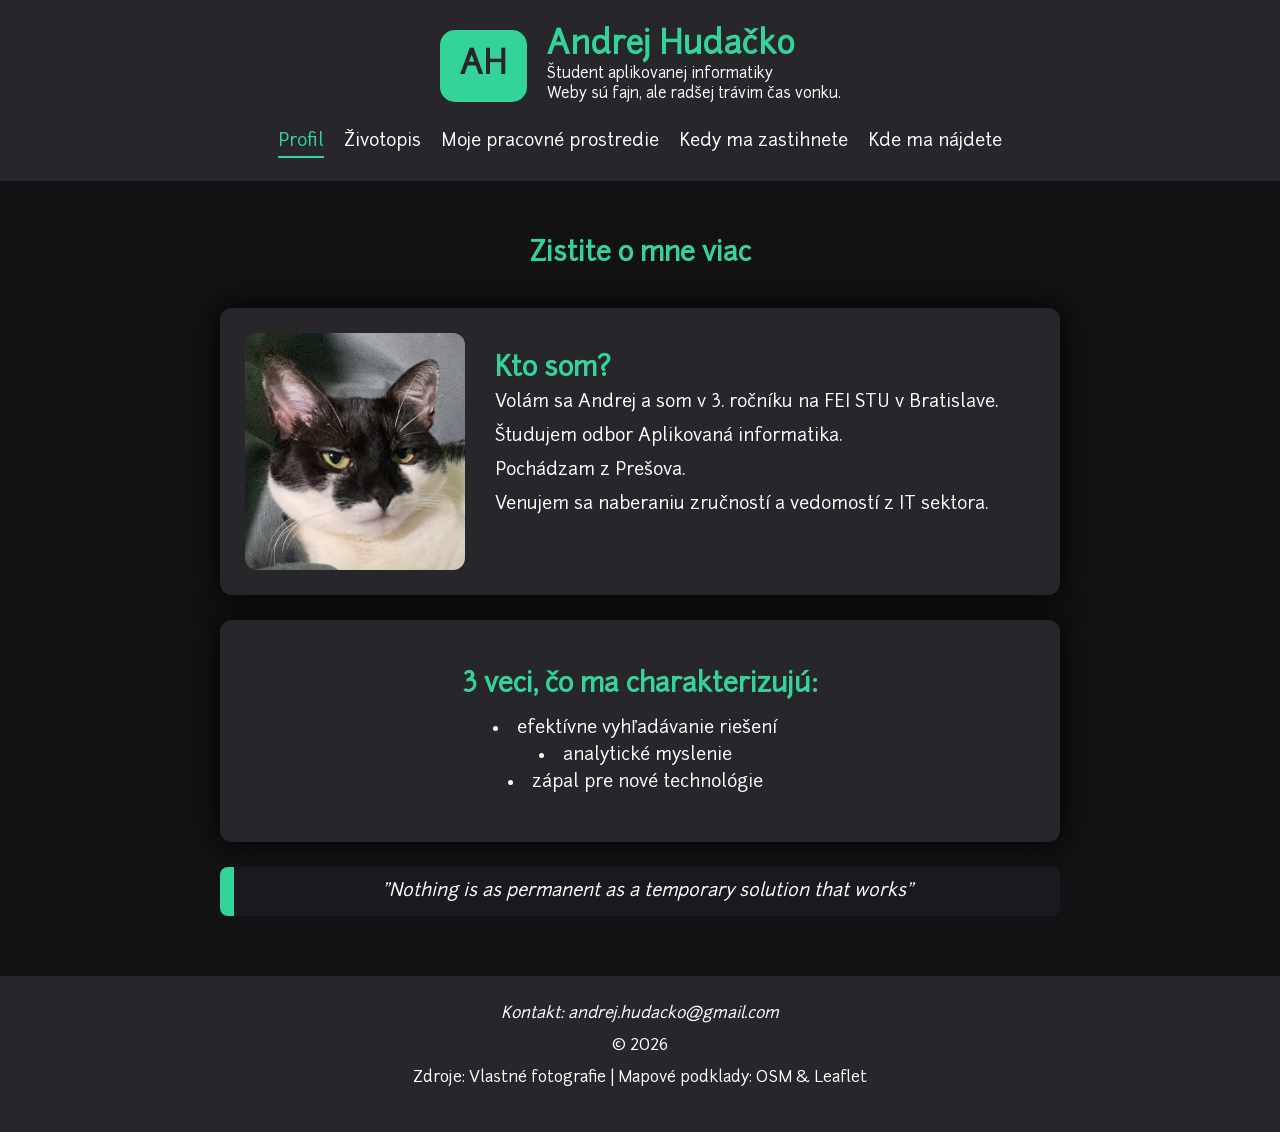
<file: index.html>
<!DOCTYPE html>
<html lang="sk">
<head>
    <meta charset="UTF-8">
    <meta name="viewport" content="width=device-width, initial-scale=1.0">
    <title>Profil | Andrej Hudačko</title>
    <meta name="description" content="Osobný profil študenta na FEI STU.">

    <meta property="og:title" content="Profil | Andrej Hudačko">
    <meta property="og:description" content="Osobný profil študenta na FEI STU.">
    <meta property="og:image" content="img/profile_img.jpg">


    <link rel="stylesheet" href="css/styles.css"> 
    <link rel="icon" type="image/png" href="favicon_p.png">

</head>
<body>
    <header>
        <div class="brand">
            <span class="brand-monogram">AH</span>
            <div class="brand-text">
                <h1>Andrej Hudačko</h1>
                <p class="quote">Študent aplikovanej informatiky</p>
                <p class="quote">Weby sú fajn, ale radšej trávim čas vonku.</p>

            </div>
        </div>
        <nav>

            <input type="checkbox" id="menu-toggle" class="menu-checkbox">
            <label for="menu-toggle" class="menu-icon">&#9776;</label>

            <ul>
                <li><a href="index.html" class="active">Profil</a></li>
                <li><a href="pages/cv.html">Životopis</a></li>
                <li><a href="pages/workspace.html">Moje pracovné prostredie</a></li>
                <li><a href="pages/schedule.html">Kedy ma zastihnete</a></li>
                <li><a href="pages/map.html">Kde ma nájdete</a></li>
            </ul>

        </nav>
    </header>

    <main class="profile">
        <h1>Zistite o mne viac</h1>

        <section id="profile" class="profile-box">
            <img
                src="img/profile_img.jpg" 
                alt="Profilová fotografia" 
                width="220"
                height="220"
                loading="lazy"
                class="profile-img"
            >
            <h2>Kto som?</h2>
            <p>Volám sa Andrej a som v 3. ročníku na FEI STU v Bratislave.</p>
            <p>Študujem odbor Aplikovaná informatika.</p>
            <p>Pochádzam z Prešova.</p>
            <p>Venujem sa naberaniu zručností a vedomostí z IT sektora.</p>
        
        </section>
        
        <section id="Characteristics" class="profile-box">
            <h3>3 veci, čo ma charakterizujú:</h3>
            <ul>
                <li>efektívne vyhľadávanie riešení</li>
                <li>analytické myslenie</li>
                <li>zápal pre nové technológie</li>
            </ul>
        </section>

        <aside class="profile-quote">
            <blockquote>
                "Nothing is as permanent as a temporary solution that works"
            </blockquote>
        </aside>
        
    </main>

    <footer>
        <address>Kontakt: <a href="mailto:andrej.hudacko@gmail.com">andrej.hudacko@gmail.com</a></address>
        <p>&copy; 2026</p>
        <p>Zdroje: Vlastné fotografie | Mapové podklady: <a href="https://www.openstreetmap.org/copyright" target="_blank">OSM</a> & <a href="https://leafletjs.com/" target="_blank">Leaflet</a></p>
    </footer>
</body>
</html>
</file>
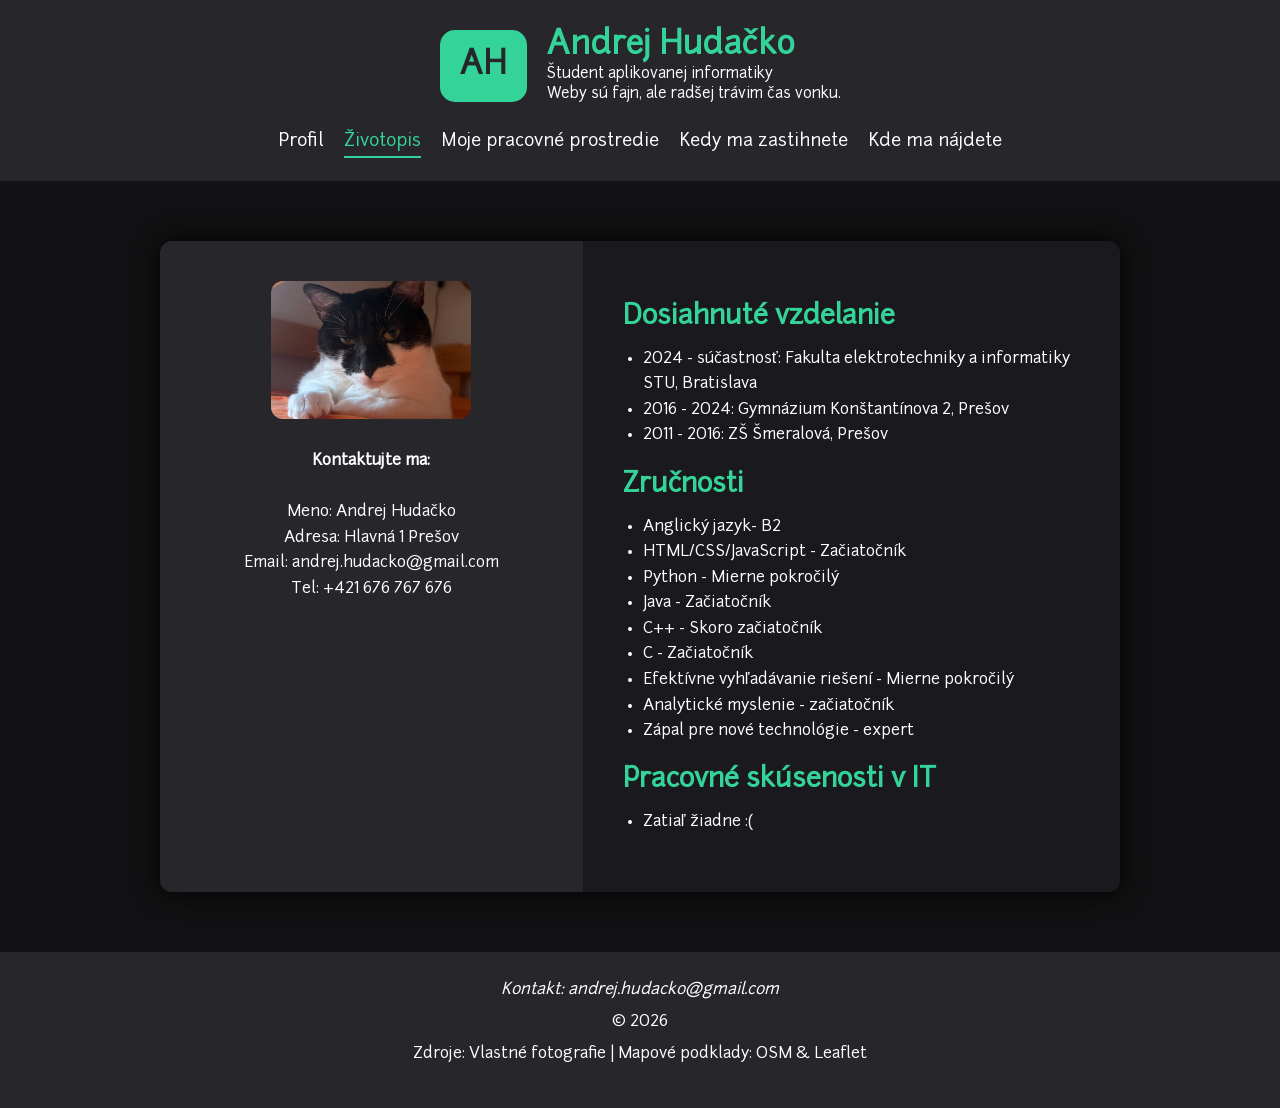
<file: pages/cv.html>
<!DOCTYPE html>
<html lang="sk">
<head>
    <meta charset="UTF-8">
    <meta name="viewport" content="width=device-width, initial-scale=1.0">
    <title>Životopis | Andrej Hudačko</title>
    <meta name="description" content="Osobný životopis popisujúc moje dosiahnuté kvality.">

    <meta property="og:title" content="Životopis | Andrej Hudačko">
    <meta property="og:description" content="Osobný životopis popisujúc moje dosiahnuté kvality.">
    <meta property="og:image" content="../img/profile_img.jpg">

    <link rel="stylesheet" href="../css/styles.css"> 
    <link rel="icon" type="image/png" href="../favicon_p.png">
    <link rel="stylesheet" href="../css/print.css" media="print">




</head>
<body>
    <header>
        <div class="brand">
            <span class="brand-monogram">AH</span>
            <div class="brand-text">
                <h1>Andrej Hudačko</h1>
                <p class="quote">Študent aplikovanej informatiky</p>
                <p class="quote">Weby sú fajn, ale radšej trávim čas vonku.</p>

            </div>
        </div>
        <nav>

            <input type="checkbox" id="menu-toggle" class="menu-checkbox">
            <label for="menu-toggle" class="menu-icon">&#9776;</label>

            <ul>
                <li><a href="../index.html">Profil</a></li>
                <li><a href="../pages/cv.html" class="active">Životopis</a></li>
                <li><a href="../pages/workspace.html">Moje pracovné prostredie</a></li>
                <li><a href="../pages/schedule.html">Kedy ma zastihnete</a></li>
                <li><a href="../pages/map.html">Kde ma nájdete</a></li>
            </ul>

        </nav>
    </header>


    

    <main class="cv">
        <div class="cv-left">
            <img src="../img/cv_img.jpg" 
                 alt="cv_photo" 
                 width="200" 
                 height="200"
                 loading="lazy">

            <address>
                <strong>Kontaktujte ma:</strong><br><br>
                Meno: Andrej Hudačko<br>
                Adresa: Hlavná 1 Prešov<br>
                Email: <a href="mailto:andrej.hudacko@gmail.com">andrej.hudacko@gmail.com</a><br>
                Tel: <a href="tel:+421676767676">+421 676 767 676</a>
            </address>
        </div>

        <div class="cv-right">
            <h2>Dosiahnuté vzdelanie</h2>
            <ul>
                <li>2024 - súčastnosť: Fakulta elektrotechniky a informatiky STU, Bratislava</li>
                <li>2016 - 2024: Gymnázium Konštantínova 2, Prešov</li>
                <li>2011 - 2016: ZŠ Šmeralová, Prešov</li>
            </ul>

            <h2>Zručnosti</h2>
            <ul>
                <li>Anglický jazyk- B2</li>
                <li>HTML/CSS/JavaScript - Začiatočník</li>
                <li>Python - Mierne pokročilý</li>
                <li>Java - Začiatočník</li>
                <li>C++ - Skoro začiatočník</li>
                <li>C - Začiatočník</li>
                <li>Efektívne vyhľadávanie riešení - Mierne pokročilý</li>
                <li>Analytické myslenie - začiatočník</li>
                <li>Zápal pre nové technológie - expert</li>
              
            </ul>

            <h2>Pracovné skúsenosti v IT</h2>
            <ul>
                <li>Zatiaľ žiadne :(</li>
            </ul>

                    
        </div>

    </main>
    
    <footer>
        <address>Kontakt: <a href="mailto:andrej.hudacko@gmail.com">andrej.hudacko@gmail.com</a></address>
        <p>&copy; 2026</p>
        <p>Zdroje: Vlastné fotografie | Mapové podklady: <a href="https://www.openstreetmap.org/copyright" target="_blank">OSM</a> & <a href="https://leafletjs.com/" target="_blank">Leaflet</a></p>
    </footer>
</body>
</html>
</file>
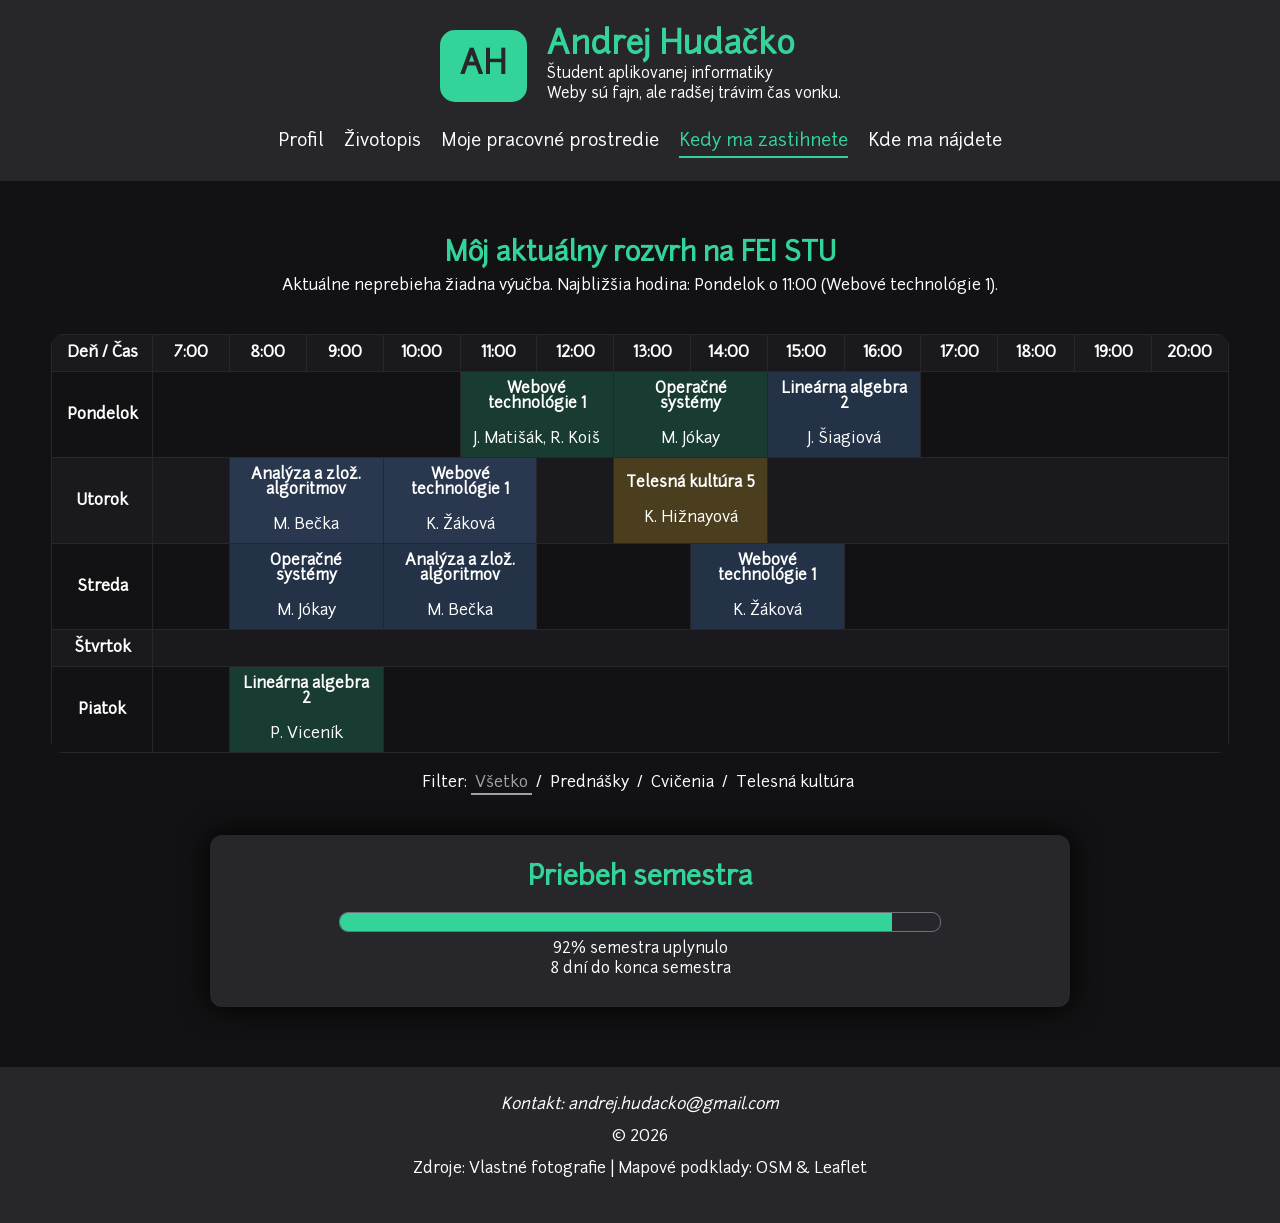
<file: pages/schedule.html>
<!DOCTYPE html>
<html lang="sk">
<head>
    <meta charset="UTF-8">
    <meta name="viewport" content="width=device-width, initial-scale=1">
    
    <title>Kedy ma zastihnete | Andrej Hudačko</title>
    <meta name="description" content="Môj týždenný univerzitný rozvrh na FEI STU.">

    <meta property="og:title" content="Kedy ma zastihnete | Andrej Hudačko">
    <meta property="og:description" content="Môj týždenný univerzitný rozvrh na FEI STU.">
    <meta property="og:image" content="../img/profile_img.jpg">

    <link rel="stylesheet" href="../css/styles.css">
    <link rel="icon" type="image/png" href="../favicon_p.png">

    

</head>

<body>
    <header>
        <div class="brand">
            <span class="brand-monogram">AH</span>
            <div class="brand-text">
                <h1>Andrej Hudačko</h1>
                <p class="quote">Študent aplikovanej informatiky</p>
                <p class="quote">Weby sú fajn, ale radšej trávim čas vonku.</p>

            </div>
        </div>
        <nav>

            <input type="checkbox" id="menu-toggle" class="menu-checkbox">
            <label for="menu-toggle" class="menu-icon">&#9776;</label>

            <ul>
                <li><a href="../index.html">Profil</a></li>
                <li><a href="../pages/cv.html">Životopis</a></li>
                <li><a href="../pages/workspace.html">Moje pracovné prostredie</a></li>
                <li><a href="../pages/schedule.html" class="active">Kedy ma zastihnete</a></li>
                <li><a href="../pages/map.html">Kde ma nájdete</a></li>
            </ul>

        </nav>
    </header>

    <main class="schedule">
        <h1>Môj aktuálny rozvrh na FEI STU</h1>
        <p id="schedule-status" class="schedule-status">Zisťujem aktuálny rozvrh...</p>
        <p id="filter-empty-msg" class="filter-empty-msg" hidden>Pre zvolený filter sa v rozvrhu nenachádzajú žiadne hodiny.</p>
        <div class="table-container">
            <table class="schedule-table">
                <thead>
                    <tr>
                    <th>Deň / Čas</th>
                    <th>7:00</th>
                    <th>8:00</th>
                    <th>9:00</th>
                    <th>10:00</th>
                    <th>11:00</th>
                    <th>12:00</th>
                    <th>13:00</th>
                    <th>14:00</th>
                    <th>15:00</th>
                    <th>16:00</th>
                    <th>17:00</th>
                    <th>18:00</th>
                    <th>19:00</th>
                    <th>20:00</th>
                    </tr>
                </thead>
                <tbody>
                    
                    <tr data-day="1">
                        <th>Pondelok</th>
                        <td colspan="4" class="empty-slot"></td> 
                        <td colspan="2" data-type="exercise">
                            <strong>Webové technológie 1</strong><br>J. Matišák, R. Koiš
                        </td>
                        <td colspan="2" data-type="exercise">
                            <strong>Operačné systémy</strong><br>M. Jókay
                        </td>
                        <td colspan="2" data-type="lecture">
                            <strong>Lineárna algebra 2</strong><br>J. Šiagiová
                        </td>
                        <td colspan="4" class="empty-slot"></td> 
                    </tr>

                    <tr data-day="2">
                        <th>Utorok</th>
                        <td class="empty-slot"></td> 
                        <td colspan="2" data-type="lecture">
                            <strong>Analýza a zlož. algoritmov</strong><br>M. Bečka
                        </td>
                        <td colspan="2" data-type="lecture">
                            <strong>Webové technológie 1</strong><br>K. Žáková
                        </td>
                        <td class="empty-slot"></td> 
                        <td colspan="2" data-type="sport">
                            <strong>Telesná kultúra 5</strong><br>K. Hižnayová
                        </td>
                        <td colspan="6" class="empty-slot"></td> 
                    </tr>

                    <tr data-day="3">
                        <th>Streda</th>
                        <td class="empty-slot"></td> 
                        <td colspan="2" data-type="lecture">
                            <strong>Operačné systémy</strong><br>M. Jókay
                        </td>
                        <td colspan="2" data-type="lecture">
                            <strong>Analýza a zlož. algoritmov</strong><br>M. Bečka
                        </td>
                        <td colspan="2" class="empty-slot"></td> 
                        <td colspan="2" data-type="lecture">
                            <strong>Webové technológie 1</strong><br>K. Žáková
                        </td>
                        <td colspan="5" class="empty-slot"></td>
                    </tr>

                    <tr data-day="4">
                        <th>Štvrtok</th>
                        <td colspan="14" class="empty-slot"></td> 
                    </tr>

                    <tr data-day="5">
                        <th>Piatok</th>
                        <td class="empty-slot"></td> 
                        
                        <td colspan="2" data-type="exercise">
                            <strong>Lineárna algebra 2</strong><br>P. Viceník
                        </td>
                    
                    <td colspan="11" class="empty-slot"></td> 
                    </tr>

                </tbody>
                
            </table>
        </div>   

        <p class="schedule-legend">
            Filter:
            <button type="button" class="legend-btn legend-btn-all active" data-filter="all">Všetko</button> /
            <button type="button" class="legend-btn legend-btn-text-lecture" data-filter="lecture">Prednášky</button> /
            <button type="button" class="legend-btn legend-btn-text-exercise" data-filter="exercise">Cvičenia</button> /
            <button type="button" class="legend-btn legend-btn-text-sport" data-filter="sport">Telesná kultúra</button> 
            
        </p>


        <section class="semester-progress-section">
            <h2>Priebeh semestra</h2>
            <div class="progress-bar-wrapper">
                <div id="progress-fill" class="progress-bar-fill"></div>
            </div>
            <p id="progress-text" class="progress-text"></p>
            <p id="progress-days-left" class="progress-days-left"></p>
        </section>

    </main>
    
    <footer>
        <address>Kontakt: <a href="mailto:andrej.hudacko@gmail.com">andrej.hudacko@gmail.com</a></address>
        <p>&copy; 2026</p>
        <p>Zdroje: Vlastné fotografie | Mapové podklady: <a href="https://www.openstreetmap.org/copyright" target="_blank">OSM</a> & <a href="https://leafletjs.com/" target="_blank">Leaflet</a></p>
    </footer>
    <script src="../js/script.js"></script>
</body>
</html>
</file>
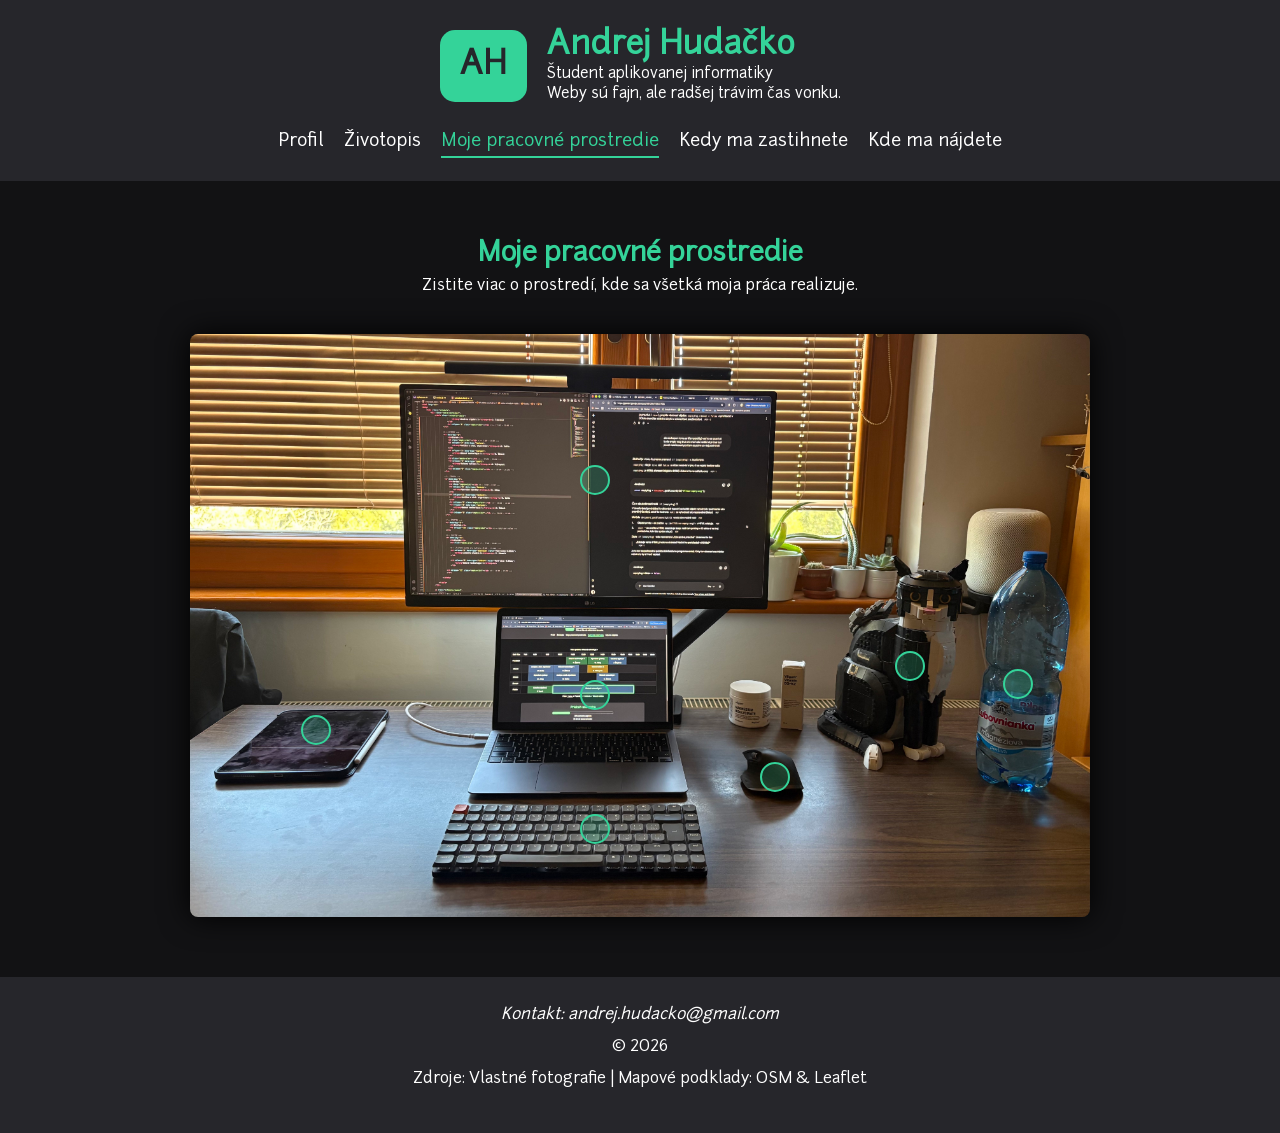
<file: pages/workspace.html>
<!DOCTYPE html>
<html lang="sk">
<head>
    <meta charset="UTF-8">
    <meta name="viewport" content="width=device-width, initial-scale=1">
    
    <title>Moje pracovné prostredie | Andrej Hudačko</title>
    <meta name="description" content="Interaktívny náhľad na môj setup a techniku, ktorú používam pri štúdiu.">

    <meta property="og:title" content="Moje pracovné prostredie | Andrej Hudačko">
    <meta property="og:description" content="Interaktívny náhľad na môj setup a techniku, ktorú používam pri štúdiu.">
    <meta property="og:image" content="../img/profile_img.jpg">

    <link rel="stylesheet" href="../css/styles.css">
    <link rel="stylesheet" href="../css/print.css" media="print">
    <link rel="icon" type="image/png" href="../favicon_p.png">
</head>

<body>
    <header>
        <div class="brand">
            <span class="brand-monogram">AH</span>
            <div class="brand-text">
                <h1>Andrej Hudačko</h1>
                <p class="quote">Študent aplikovanej informatiky</p>
                <p class="quote">Weby sú fajn, ale radšej trávim čas vonku.</p>

            </div>
        </div>
        <nav>

            <input type="checkbox" id="menu-toggle" class="menu-checkbox">
            <label for="menu-toggle" class="menu-icon">&#9776;</label>

            <ul>
                <li><a href="../index.html">Profil</a></li>
                <li><a href="../pages/cv.html">Životopis</a></li>
                <li><a href="../pages/workspace.html" class="active">Moje pracovné prostredie</a></li>
                <li><a href="../pages/schedule.html">Kedy ma zastihnete</a></li>
                <li><a href="../pages/map.html">Kde ma nájdete</a></li>
            </ul>

        </nav>
    </header>

    <main class="workspace">
        <h1>Moje pracovné prostredie</h1>
        <p>Zistite viac o prostredí, kde sa všetká moja práca realizuje.</p>

        <div class="workspace-container" id="workspace-container">
            <img src="../img/setup.jpg" alt="mysetup" class="workspace-img">
        
        </div>
    </main>
    
    <footer>
        <address>Kontakt: <a href="mailto:andrej.hudacko@gmail.com">andrej.hudacko@gmail.com</a></address>
        <p>&copy; 2026</p>
        <p>Zdroje: Vlastné fotografie | Mapové podklady: <a href="https://www.openstreetmap.org/copyright" target="_blank">OSM</a> & <a href="https://leafletjs.com/" target="_blank">Leaflet</a></p>
    </footer>
    <script src="../js/script.js"></script>
</body>
</html>
</file>
<file: css/styles.css>
@font-face {
    font-family: 'CustomFont';
    src: url(../fonts/junction-master/webfonts/junction-regular.woff2) format("woff2");
}

:root {
    --color-bg-body: #121214;
    --color-bg-card: #26262b;
    --color-title: #34d399;
    --color-text-main: #ffffff;
    --color-text-mutedd: #a1a1aa;
    --color-bg-main: #1a1a1e;
    --color-figcaption: #71717a;
    --color-shadow: rgba(0, 0, 0);

    --color-lecture: #60a5fa;  
    --color-exercise: #34d399;  
    --color-sport: #fbbf24;    

    --color-lecture-bg: rgba(96, 165, 250, 0.22);
    --color-exercise-bg: rgba(52, 211, 153, 0.22);
    --color-sport-bg: rgba(251, 191, 36, 0.22);

    --radius: 8px;
    --radius-win: 12px;
    --space: 20px;

    --heading-gap: 10px;

    --space-top: 60px;    
    --space-bottom: 40px;

}   


body {
    font-family: 'CustomFont', Arial, sans-serif;
    background-color: var(--color-bg-body);
    margin: 0;
    padding: 0;
}

a:link { color: var(--color-text-main); text-decoration: none; }
a:visited { color: var(--color-text-main); text-decoration: none; }
a:focus { color: var(--color-title); text-decoration: none; }
a:hover { color: var(--color-title); text-decoration: none; }
a:active { color: var(--color-title); text-decoration: none; }

/*-L-V-F-H-A-*/
header, footer {
    background-color: var(--color-bg-card);
    color: var(--color-text-main);
    padding-top: 30px;
    padding-bottom: 30px;
    text-align: center;
}

.brand {
    display: flex;
    align-items: center;
    justify-content: center;
    gap: var(--space);
    margin-bottom: 30px;
}

.brand-monogram {
    font-size: 32px;
    font-weight: bold;
    background-color: var(--color-title);
    color: var(--color-bg-card);
    padding: var(--space) var(--space);
    border-radius: 15px;
}

.brand-text h1 {
    text-align: left;
    color: var(--color-title)
}

header h1 {
    margin: 0;
}

.quote {
    margin: 5px 0 0 0;
    font-size: 15px;
    color: var(--color-text-main);
    text-align: left;
}

nav ul{
    list-style-type: none;
    padding: 0;
    margin: 0;
    display: flex;
    justify-content: center;
    gap: var(--space);
    font-size: 18px;
}

nav a {
    color: var(--color-text-main);
    text-decoration: none;
    padding-bottom: 5px;
    border-bottom: 2px solid transparent;
    transition: color 0.3s ease, border-color 0.3s ease;
}

nav a:hover {
    color: var(--color-title);
    border-bottom-color: var(--color-title);
}

nav a.active {
    color: var(--color-title);
    border-bottom-color: var(--color-title);
}

.menu-checkbox, .menu-icon {
    display: none;
}


section {
    background-color: var(--color-bg-card);
    color: var(--color-text-main);
    padding: 25px;
    margin-bottom: 25px;
    border-radius: var(--radius-win);
    overflow: hidden;
}

section h2 {
    color: var(--color-title);
}

section p {
    margin: 10px 0;
}

main h1 {
    font-size: 1.7rem; 
    color: var(--color-title);
    text-align: center;
    margin: var(--space-top) auto 10px auto;
}

main p, .map-intro p {
    text-align: center;
    color: var(--color-text-main);
    margin: 0 auto var(--space-bottom) auto;
}


main h2 {
    font-size: 1.7rem; 
    color: var(--color-title);
    margin-bottom: 15px;
}

main h3 {
    font-size: 1.7rem; 
    color: var(--color-title);
    text-align: center;
}

main h1, main h2, main h3 {
    margin-bottom: var(--heading-gap);
}

.profile, .workspace-container, .map-layout {
    width: 75%;
    margin: 0 auto 60px auto;
}

.profile {
    max-width: 840px;
    padding: 0px;
    border-radius: var(--radius-win);
    font-size: 18px;


}


.profile p {
    text-align: left;
    margin-bottom: 15px;
}

.profile h1 {
    margin: var(--space-top) auto var(--space-bottom) auto;
}

.profile-img{
    max-width: 100%;
    height: auto;
    float: left;
    border-radius: var(--radius-win);
    margin-top: 0px;
    margin-right: 30px; 
}

.profile-box {
    box-shadow: 0 0 30px var(--color-shadow);
}


section ul {
    color: var(--color-text-main);
    margin-bottom: 25px;
    text-align: center;
    list-style-position: inside;
    padding-right: 50px;

}

section li {
    margin-bottom: 8px;
    text-align: center;
}

.profile-quote {
    background-color: var(--color-bg-main);
    border-left: 14px solid var(--color-title);
    padding: 15px 5px;
    border-radius: var(--radius) ;
    font-style: italic;
    margin-top: 0px;
   
    text-align: center;
}

.profile-quote blockquote {
    margin: 0;
    color: var(--color-text-main);
}


/*CV*/

.cv {
    display: flex;         
    align-items: stretch;      
    width: 75%;
    max-width: 1000px;
    margin: var(--space-top) auto 60px auto;
    border-radius: var(--radius-win);
    overflow: hidden;        
    box-shadow: 0 0 30px var(--color-shadow);
    padding: 0;
}

.cv section {
    margin: 0;
}

.cv-left {
    flex: 1.5;                  
    background-color: var(--color-bg-card);
    padding: 40px;
    text-align: center;
    line-height: 1.6;

}

.cv-left img {
    border-radius: var(--radius-win);     
    margin-bottom: var(--space);
    max-width: 100%;
    height: auto;
}

.cv-left address {
    font-style: normal;
    color: var(--color-text-main);
    text-align: center;
}

.cv-right {
    flex: 2;                
    background-color: var(--color-bg-main);
    padding: 40px;
    color: var(--color-text-main);
}

.cv-right h2 {
    color: var(--color-title);
}

.cv-right ul {
    list-style-position: inside;
    padding-right: 50px;
    text-align: left;
    line-height: 1.6;
}

.cv-right ul, .cv-right li {
    text-align: left;
    list-style-position: outside; 
}

.cv-right ul {
    padding-left: var(--space); 
    padding-right: 0; 
}


.schedule {
    max-width: 1500px;
    width: 92%;
    color: var(--color-text-main);
    text-align: center;
    margin: 0 auto 60px auto;
    

}

.schedule h1 {
    color: var(--color-title);
}

.table-container {
    overflow-x: auto;
    width: 100%;
    background-color: var(--color-bg-main);
    border-radius: var(--radius-win);
    scrollbar-color: var(--color-text-main) var(--color-bg-card);
    margin: 0 auto 20px auto;
}


.schedule-table {
    width: 100%;
    border-collapse: collapse;
    table-layout: fixed;
    min-width: 900px;
    color: var(--color-text-main);
    text-align: center;
    
}

.schedule-table th, .schedule-table td {
    border: 1px solid var(--color-bg-card);
    padding: 10px;
    text-align: center;
}

.schedule-table th:first-child {
    width: 80px;
}


.schedule-table tbody tr:nth-of-type(odd) {
    background-color: var(--color-bg-body);
}

.schedule-table td[data-type="lecture"] {
  background-color: var(--color-lecture-bg);
  color: inherit; 
}

.schedule-table td[data-type="exercise"] {
  background-color: var(--color-exercise-bg);
  color: inherit;
}

.schedule-table td[data-type="sport"] {
  background-color: var(--color-sport-bg);
  color: inherit;
}

.schedule-table td strong {
  display: block;
  margin-bottom: 3px;
  font-size: 0.95rem;
}


.legend-btn {
    background: none;
    border: none;
    font-family: inherit;
    font-size: 1rem;
    color: var(--color-text-main);
    cursor: pointer;
    padding: 2px 4px;
    border-bottom: 2px solid transparent;
    transition: color 0.2s ease, border-color 0.2s ease;
    
    
}

.legend-btn-all:hover,
.legend-btn-all.active {
    color: var(--color-text-mutedd);
    border-bottom-color: var(--color-text-mutedd);
}

.legend-btn-text-lecture:hover,
.legend-btn-text-lecture.active {
    color: var(--color-lecture);
    border-bottom-color: var(--color-lecture);
}

.legend-btn-text-exercise:hover,
.legend-btn-text-exercise.active {
    color: var(--color-exercise);
    border-bottom-color: var(--color-exercise);
}

.legend-btn-text-sport:hover,
.legend-btn-text-sport.active {
    color: var(--color-sport);
    border-bottom-color: var(--color-sport);
}

.schedule-table td.cell-dimmed {
    opacity: 0.15;
    transition: opacity 0.3s ease;
}

.filter-empty-msg {
    text-align: center;
    color: var(--color-title);
    background-color: var(--color-bg-card);
    padding: var(--radius-win);
    border-radius: var(--radius);
    margin: 15px auto;
    max-width: 600px;
    border: 1px solid var(--color-figcaption);
}

.schedule-table td.current-lesson {
    outline: 5px solid var(--color-title);
    outline-offset: -3px;
    box-shadow: 0 0 15px var(--color-title);
    position: relative;
    font-weight: bold;
}


.semester-progress-section {
    background-color: var(--color-bg-card);
    padding: 30px; 
    border-radius: var(--radius-win);
    box-shadow: 0 0 30px var(--color-shadow);
    margin: 30px auto 60px auto; 
    max-width: 800px; 
}

.semester-progress-section h2 {
    margin-top: 0;
    margin-bottom: 20px;
}

.semester-progress-section p {
    margin: 5px 0 0 0; 
    font-size: 0.95rem; 
}

.progress-bar-wrapper {
    width: 100%;
    max-width: 600px;
    height: 18px;                 
    background-color: var(--color-bg-card); 
    border-radius: 9px;
    overflow: hidden;             
    border: 1px solid var(--color-figcaption);
    margin: 10px auto;
}

.progress-bar-fill {
    height: 100%;
    width: 0%;                    
    background-color: var(--color-title); 
}


.workspace-container {
    position: relative;
    max-width: 900px;
    overflow: visible;
    padding: 0;

}

.workspace h1 {
    color: var(--color-title);
    text-align: center;
}



.workspace-img {
    width: 100%;
    height: auto;
    display: block;
    border-radius: var(--radius);
    box-shadow: 0 0 30px var(--color-shadow);

}

.hotspot {
    position: absolute;
    left: var(--x);
    top: var(--y);
    width: 30px;
    height: 30px;
    transform: translate(-50%, -50%); 
    z-index: 5;
}

.hotspot-dot {
    width: 100%;
    height: 100%;
    padding: 0;
    background-color: var(--color-exercise-bg);
    border: 2px solid var(--color-title);
    border-radius: 50%;
    cursor: pointer;
    transition: transform 0.3s ease, background-color 0.3s ease;
}

.hotspot:hover,
.hotspot:focus-within {
    z-index: 20;
}

.hotspot:hover .hotspot-dot,
.hotspot:focus-within .hotspot-dot {
    background-color: var(--color-title);
    transform: scale(1.2);
    outline: none;
}

.hotspot .panel {
    position: absolute;
    bottom: calc(100% + 15px);
    left: 50%;
    transform: translateX(-50%);
    background-color: var(--color-bg-card);
    color: var(--color-text-main);
    border: 1px solid var(--color-title);
    padding: 10px 15px;
    border-radius: var(--radius);
    width: max-content;
    max-width: 220px;
    box-shadow: 0 4px 12px var(--color-bg-body);
    
    opacity: 0;
    pointer-events: none;
    transition: opacity 0.3s ease;

    text-align: center;
}

.hotspot .panel h4 {
    margin: 0 0 5px 0;
    color: var(--color-title);
    font-size: 1.05rem;
}

.hotspot .panel p {
    margin: 0;
    font-size: 0.9rem;
    color: var(--color-text-main);
}

.hotspot:hover .panel,
.hotspot:focus-within .panel {
    opacity: 1;
}

.workspace-container:has(.hotspot:hover) .hotspot:not(:hover) .panel {
    opacity: 0;
    pointer-events: none;
}







.map-intro {
    max-width: 800px;
    padding: 0 20px;
    margin: 0 auto;


}

.map-intro h2 {
    color: var(--color-title);
    font-size: 1.7rem;
    margin: var(--space-top) auto 10px auto;
    text-align: center;
}

.map-intro p {
    color: var(--color-text-main);
    font-size: 1rem;
    line-height: 1.5;
}



.map-layout {
    display: flex;
    gap: var(--space);
    max-width: 1000px;
    background-color: var(--color-bg-card);
    padding: 15px;
    border-radius: var(--radius-win);
    box-shadow: 0 0 30px var(--color-shadow);

    
}


.map-view {
    flex: 2;
    height: 500px;
    border-radius: 6px;
    border: 2px solid var(--color-title);
    z-index: 1; 

}

/* Bočný panel */
.map-sidebar {
    flex: 1;
    display: flex;
    flex-direction: column;
    color: var(--color-text-main);
}

.map-sidebar h2 {
    margin: 30px auto 30px auto;
}

.map-sidebar h3 {
    color: var(--color-text-main);
    margin-top: 0;
}

.map-select {
    width: 100%;
    padding: 8px;
    margin-bottom: 15px;
    border-radius: 4px;
    background-color: var(--color-bg-body);
    color: var(--color-text-main);
    border: 1px solid var(--color-text-main);
}

.btn-primary {
    background-color: var(--color-title);
    color: var(--color-text-main);
    padding: 10px;
    border: none;
    border-radius: 4px;
    cursor: pointer;
    font-weight: bold;
    width: 100%;
}

.btn-primary:hover {
    background-color: var(--color-title); 
}

.distance-result {
    margin-top: var(--space);
    padding: 15px;
    background-color: var(--color-bg-card);
    border-left: 4px solid var(--color-title);
    border-radius: 4px;
}

.map-credits {
    margin-top: auto;
    padding-top: var(--space);
}

.map-credits a {
    color: var(--color-title);
}

.clear-button {
    font-size: 1rem; 
    color: var(--color-figcaption);     
    cursor: pointer;
    transition: color 0.3s ease;
    text-align: center;
    margin-top: 20px;
}

#map-empty-state {
    text-align: center;
}


@media (max-width: 768px) {

    .menu-icon {
        display: block;
        font-size: 30px;
        cursor: pointer;
        color: var(--color-text-main);
        margin-bottom: 15px;
    }

    nav ul {
        display: none;
        flex-direction: column;
        gap: 15px;
    }

    .menu-checkbox:checked ~ ul {
        display: flex;
    }

    main {
        width: 90%;
        padding: 30px;
        margin: 30px auto;
    }

    main h1 {
        margin-top: 15;
    }

    main .profile-img {
        float: none;
        display: block;
        margin: 0 auto var(--space) auto;
    }

    .profile-box {
        display: flex;
        flex-direction: column;
        text-align: center;
        align-items: center;
    }

    .profile-box p {
        text-align: center;
    }

    main h2 {
        text-align: center;
    }

    section {
        text-align: center;
        margin: 25px 25px 25px 25px;
    }

    

    .profile, .workspace-container, .map-layout {
        width: 90%;
        margin: 0 auto 60px auto;
    }

    .profile-box {
        width: auto;
        margin: 25px 0 25px 0;
    }

    .cv {
        flex-direction: column; 
        width: 90%;
    }

    main.workspace {
        width: 98%;
        padding: 10px;
        margin: 10px auto;
    }




    .workspace-container {
        margin-bottom: 7.5rem;
    }

    .hotspot {
        position: static;
        width: 0;
        height: 0;
        transform: none;
    }

    
    .hotspot-dot {
        position: absolute;
        left: var(--x);
        top: var(--y);
        width: 30px;
        height: 30px;
        transform: translate(-50%, -50%); 
    }

    .hotspot:hover .hotspot-dot,
    .hotspot:focus-within .hotspot-dot {
        transform: translate(-50%, -50%) scale(1.2);
    }

    .workspace-container .panel {
        position: absolute;
        bottom: auto;
        top: calc(100% + 15px);
        left: 0;
        right: 0;
        transform: none;
        width: 100%;
        max-width: 100%;
        box-sizing: border-box;
        height: 6rem;
        overflow-y: auto;
        text-align: center;
    }

    


    .workspace-container::after {
        content: "Kliknutím alebo prejdením myšou zistíte viac";
        position: absolute;
        bottom: auto;
        top: calc(100% + 15px);
        left: 0;
        right: 0;
        height: 6rem;
        background-color: var(--color-bg-card);
        color: var(--color-text-main);
        border: 1px solid var(--color-title); 
        border-radius: var(--radius);
        display: flex;
        align-items: center;
        justify-content: center;
        text-align: center;
        padding: 10px 15px;
        box-sizing: border-box;
        opacity: 1;
        transition: opacity 0.3s ease;
        pointer-events: none;
    }

    .workspace-container:has(.hotspot:hover, .hotspot:focus-within)::after {
        opacity: 0;
    }

    .workspace-container:has(.hotspot:hover) .hotspot:not(:hover) .panel {
        opacity: 0;
        pointer-events: none;
    
    }

    .schedule-table th, .schedule-table td {
        font-size: 0.8rem; 
    }
    .schedule-table td strong { 
        font-size: inherit; 
    }


    .map-layout {
        flex-direction: column; 
    }
    .map-view {
        height: 350px;
        flex: none;
        width: 100%;
        min-height: 350px;
    }

    main.map-page {
        width: 98%;
        padding: 10px;
        margin: 10px auto;
    }

    .map-intro h2 {
        margin-top: 15px;
    }
}
</file>
<file: css/print.css>
@media print {
    header, nav, footer {
        display: none !important;
    }

    body, .cv, .cv-left, .cv-right {
        background: white !important;
        background-color: white !important;
        color: black !important;
        box-shadow: none !important;
        display: block !important; 
        width: 100% !important;
        margin: 0 !important;
        padding: 0 !important;
    }

    .cv-left {
        margin-bottom: 40px !important;
    }

    h1, h2, h3, p, li, span, address, a, strong, em {
        color: black !important;
        text-align: center !important;
    }

    a {
        text-decoration: underline !important;
    }

    
    ul {
        text-align: center !important;
        list-style-position: inside !important;
        padding: 0 !important;
        margin: 0 !important;
    }

    li {
        margin: 8px 0 !important; 
        width: auto !important;
    }

    .cv {
        page-break-inside: avoid;
    }
}
</file>
